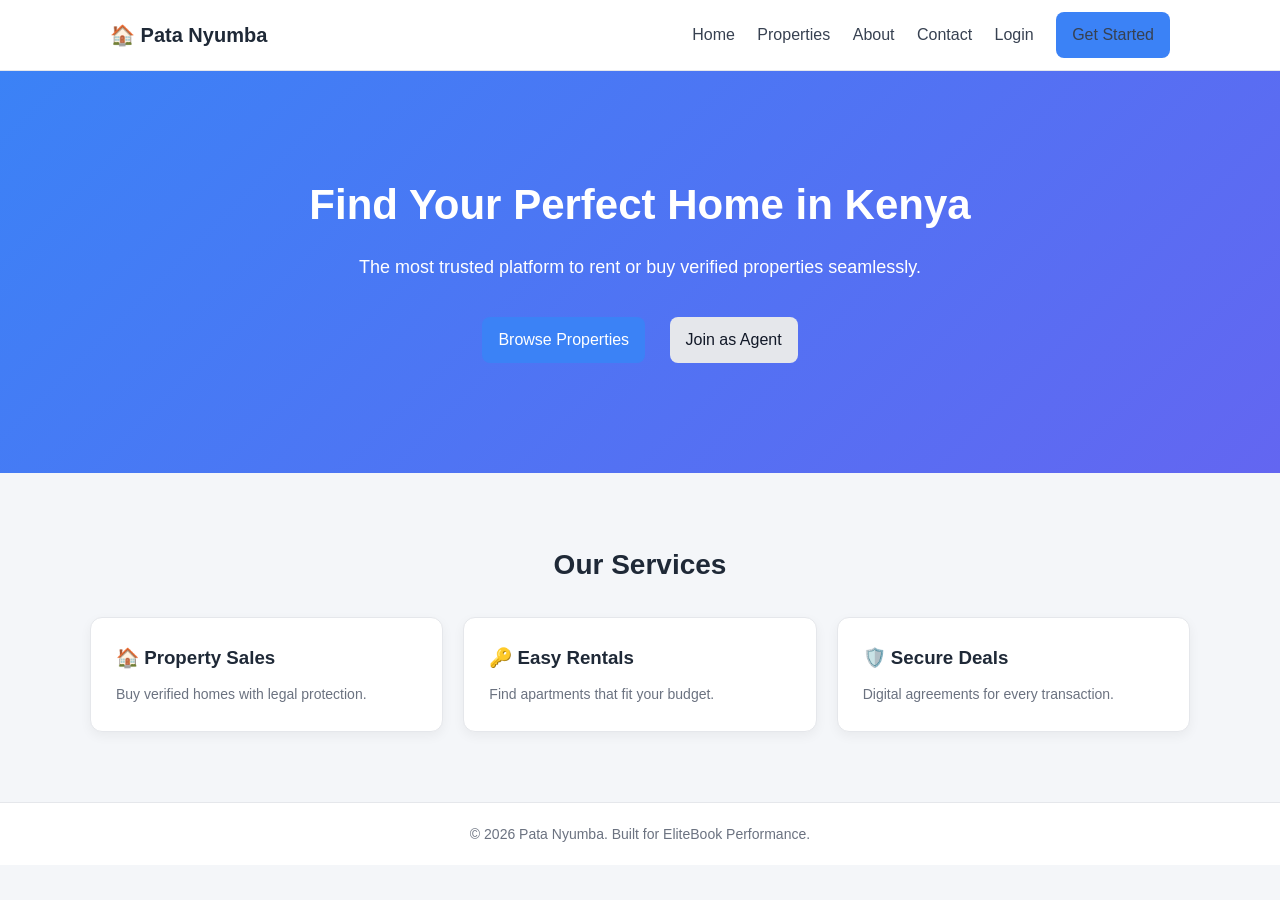
<file: frontend/index.html>
<!DOCTYPE html>
<html lang="en">

<head>
    <meta charset="UTF-8">
    <meta name="viewport" content="width=device-width, initial-scale=1.0">
    <title>Pata Nyumba | Modern Real Estate</title>
    <link rel="stylesheet" href="css/home.css">
</head>

<body class="landing-page">

    <header class="navbar">
        <div class="container nav-container">
            <div class="logo" onclick="showSection('home')" style="cursor:pointer">🏠 Pata Nyumba</div>
            <nav class="nav-links">
                <a href="#" onclick="showSection('home')">Home</a>
                <a href="#" onclick="showSection('properties')">Properties</a>
                <a href="#" onclick="showSection('about')">About</a>
                <a href="#" onclick="showSection('contact')">Contact</a>
                <a href="login.html">Login</a>
                <a href="register.html" class="btn btn-primary">Get Started</a>
            </nav>
        </div>
    </header>

    <main id="main-content">
        <section id="home-section">
            <section class="hero">
                <div class="container">
                    <h1>Find Your Perfect Home in Kenya</h1>
                    <p>The most trusted platform to rent or buy verified properties seamlessly.</p>
                    <div class="hero-actions">
                        <a href="#" onclick="showSection('properties')" class="btn btn-primary">Browse Properties</a>
                        <a href="register.html" class="btn btn-secondary">Join as Agent</a>
                    </div>
                </div>
            </section>

            <section class="section container">
                <h2>Our Services</h2>
                <div class="grid">
                    <div class="card">
                        <h3>🏠 Property Sales</h3>
                        <p>Buy verified homes with legal protection.</p>
                    </div>
                    <div class="card">
                        <h3>🔑 Easy Rentals</h3>
                        <p>Find apartments that fit your budget.</p>
                    </div>
                    <div class="card">
                        <h3>🛡️ Secure Deals</h3>
                        <p>Digital agreements for every transaction.</p>
                    </div>
                </div>
            </section>
        </section>

    </main>

    <footer class="footer">
        <div class="container">
            <p>&copy; 2026 Pata Nyumba. Built for EliteBook Performance.</p>
        </div>
    </footer>

    <script src="js/home.js"></script>
</body>

</html>
</file>
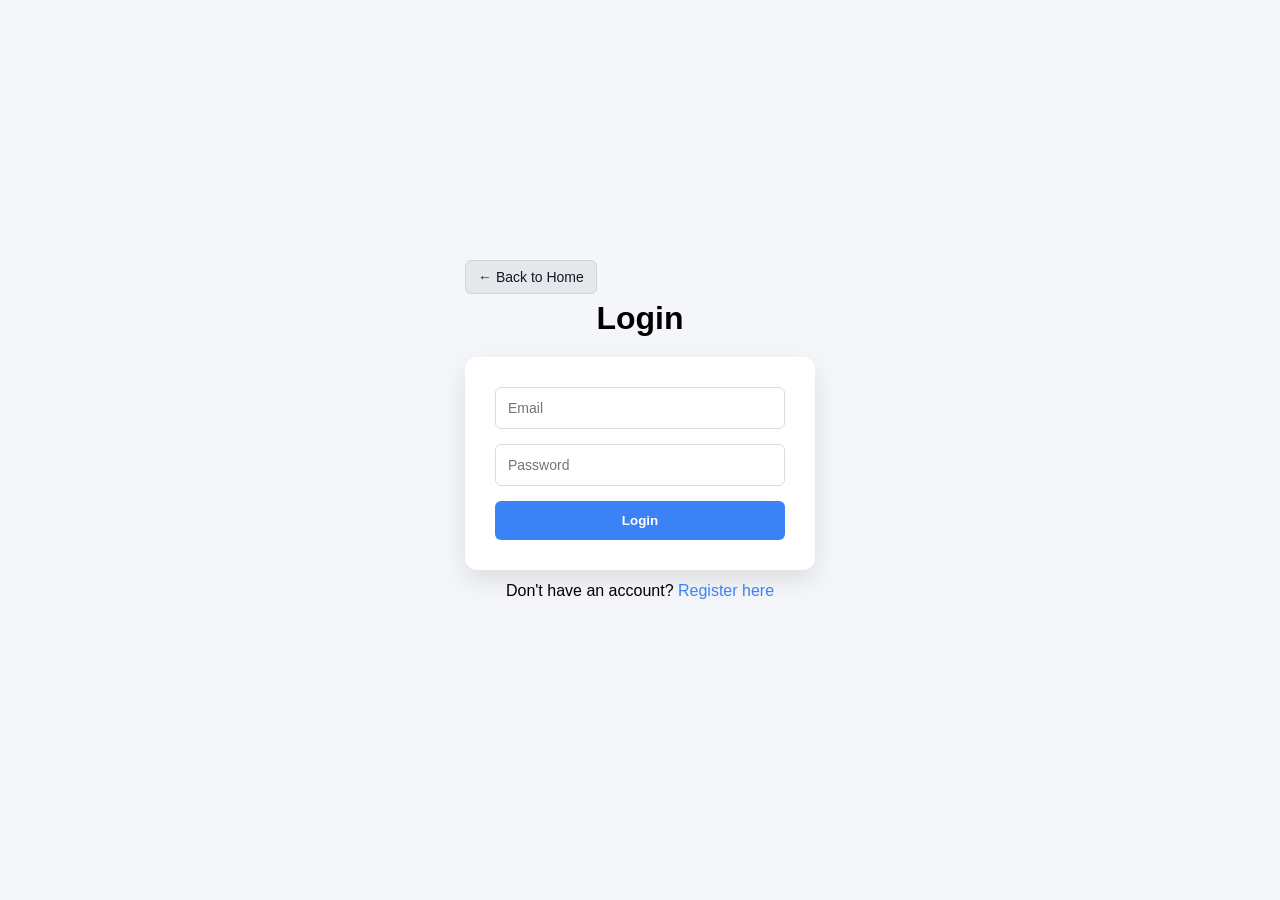
<file: frontend/dashboard.html>
<!DOCTYPE html>
<html lang="en">

<head>
    <meta charset="UTF-8">
    <title>Pata Nyumba Dashboard</title>
    <link rel="stylesheet" href="css/Styles.css">
</head>

<body>

    <header>
        <h1>Welcome, <span id="userName"></span></h1>
        <button id="logoutBtn">Logout</button>
    </header>

    <aside>
        <ul id="sidebarMenu"></ul>
    </aside>

    <main id="dashboardContent"></main>

    <script src="js/dashboard.js"></script>

</body>

</html>
</file>
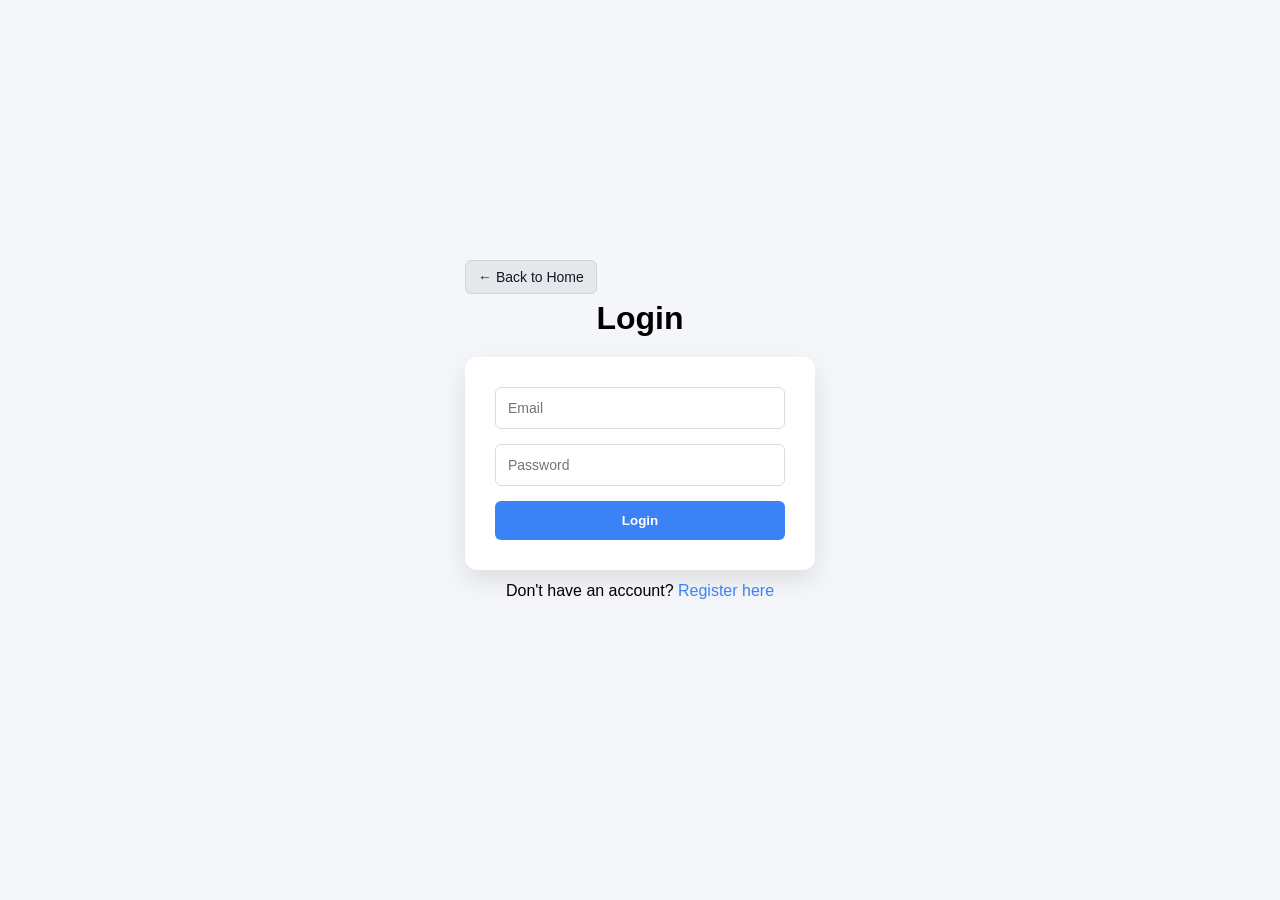
<file: frontend/login.html>
<!DOCTYPE html>
<html lang="en">

<head>
    <meta charset="UTF-8">
    <title>Pata Nyumba - Login</title>
    <link rel="stylesheet" href="css/Styles.css">
</head>

<body class="auth-page">

    <div class="auth-container">

        <a href="index.html" class="btn-home">← Back to Home</a>

        <h1>Login</h1>

        <form id="loginForm">
            <input type="email" id="email" placeholder="Email" required>
            <input type="password" id="password" placeholder="Password" required>
            <button type="submit">Login</button>
        </form>

        <p id="formMessage"></p>

        <p class="auth-link">
            Don't have an account?
            <a href="register.html">Register here</a>
        </p>

    </div>

    <script src="js/auth.js"></script>
</body>

</html>
</file>
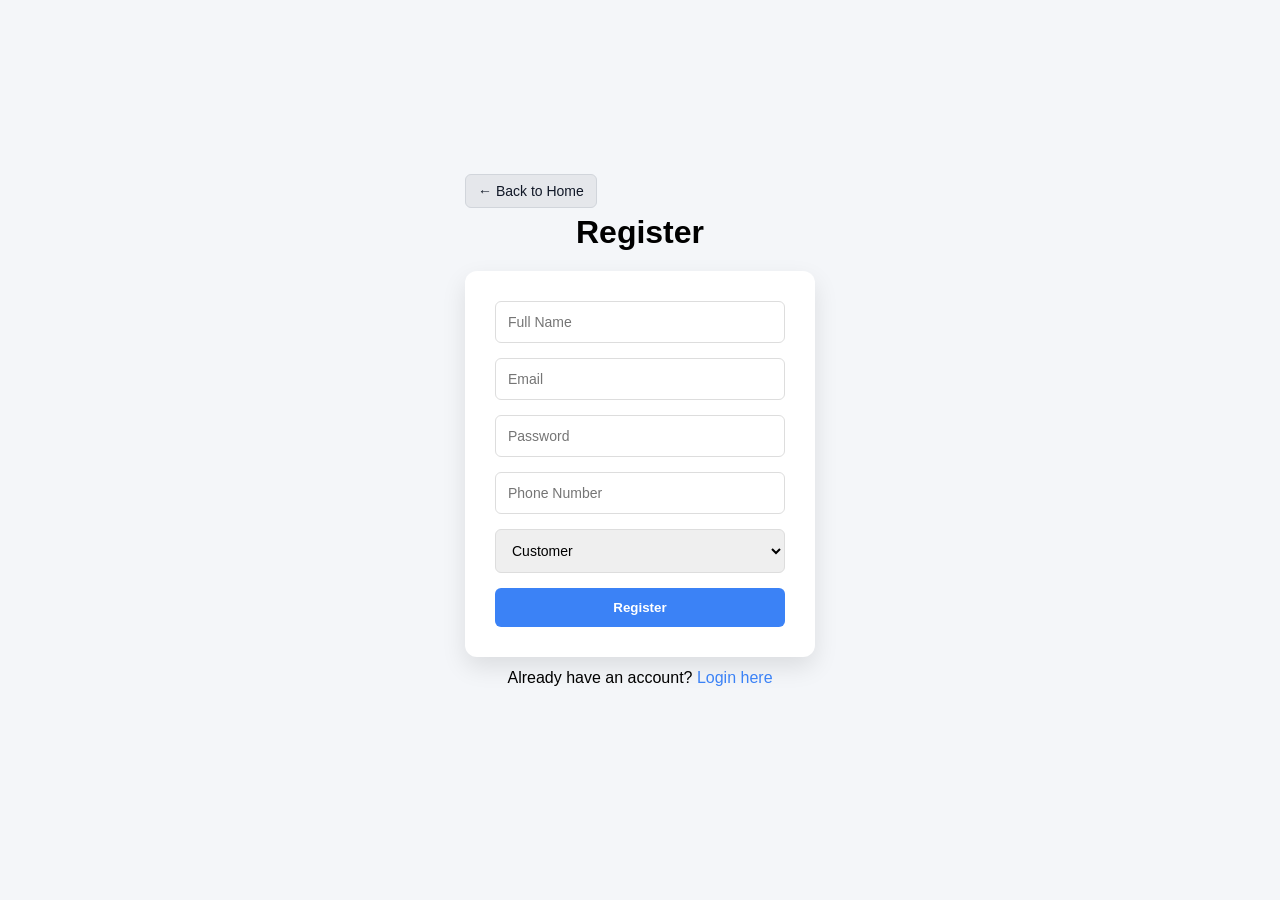
<file: frontend/register.html>
<!DOCTYPE html>
<html lang="en">

<head>
    <meta charset="UTF-8">
    <title>Pata Nyumba - Register</title>
    <link rel="stylesheet" href="css/Styles.css">
</head>

<body class="auth-page">
    <div class="auth-container">

        <a href="index.html" class="btn-home">← Back to Home</a>

        <h1>Register</h1>

        <form id="registerForm">
            <input type="text" id="full_name" placeholder="Full Name" required>
            <input type="email" id="email" placeholder="Email" required>
            <input type="password" id="password" placeholder="Password" required>
            <input type="text" id="phone" placeholder="Phone Number" required>

            <select id="role" required>
                <option value="customer" selected>Customer</option>
                <option value="agent">Agent</option>
            </select>

            <button type="submit">Register</button>
        </form>

        <p id="formMessage"></p>

        <p class="auth-link">
            Already have an account?
            <a href="login.html">Login here</a>
        </p>

    </div>

    <script src="js/auth.js"></script>
</body>

</html>
</file>
<file: frontend/css/home.css>
/* reset */
* {
    margin: 0;
    padding: 0;
    box-sizing: border-box;
}

/* root variables */
:root {
    --primary: #3b82f6;
    --primary-dark: #2563eb;
    --bg: #f4f6f9;
    --text: #1f2937;
    --muted: #6b7280;
    --border: #e5e7eb;
}

/* base */
body.landing-page {
    font-family: "Segoe UI", Arial, sans-serif;
    background: var(--bg);
    color: var(--text);
    line-height: 1.6;
}

/*container */
.container {
    max-width: 1100px;
    margin: auto;
    padding: 0 20px;
}

/* navbar */
.navbar {
    background: white;
    border-bottom: 1px solid var(--border);
    position: sticky;
    top: 0;
    z-index: 1000;
}

.nav-container {
    display: flex;
    justify-content: space-between;
    align-items: center;
    height: 70px;
}

.logo {
    font-size: 20px;
    font-weight: 700;
}

.nav-links a {
    margin-left: 18px;
    text-decoration: none;
    color: #374151;
    font-weight: 500;
}

.nav-links a:hover {
    color: var(--primary);
}

/* buttons */
.btn-primary {
    background: var(--primary);
    color: white;
    padding: 10px 16px;
    border-radius: 8px;
    text-decoration: none;
    display: inline-block;
    transition: 0.2s;
}

.btn-primary:hover {
    background: var(--primary-dark);
}

.btn-secondary {
    background: #e5e7eb;
    color: #111827;
    padding: 10px 16px;
    border-radius: 8px;
    text-decoration: none;
    display: inline-block;
    transition: 0.2s;
}

.btn-secondary:hover {
    background: #d1d5db;
}

/* hero section */
.hero {
    background: linear-gradient(135deg, var(--primary), #6366f1);
    color: white;
    text-align: center;
    padding: 100px 20px;
}

.hero h1 {
    font-size: 42px;
    margin-bottom: 15px;
}

.hero p {
    font-size: 18px;
    max-width: 700px;
    margin: 0 auto 25px;
}

.hero-actions a {
    margin: 10px;
}

/* sections */
.section {
    padding: 70px 0;
    text-align: center;
}

.section.alt {
    background: white;
}

.section h2 {
    font-size: 28px;
    margin-bottom: 30px;
}

/* grid */
.grid {
    display: grid;
    grid-template-columns: repeat(auto-fit, minmax(260px, 1fr));
    gap: 20px;
}

/* cards */
.card {
    background: white;
    padding: 25px;
    border-radius: 12px;
    border: 1px solid var(--border);
    box-shadow: 0 4px 12px rgba(0, 0, 0, 0.05);
    text-align: left;
    transition: transform 0.2s ease, box-shadow 0.2s ease;
}

.card:hover {
    transform: translateY(-5px);
    box-shadow: 0 10px 20px rgba(0, 0, 0, 0.08);
}

.card h3 {
    margin-bottom: 10px;
}

.card p {
    font-size: 14px;
    color: var(--muted);
}

/* CTA */
.cta {
    background: #111827;
    color: white;
    text-align: center;
    padding: 70px 20px;
}

.cta p {
    margin: 15px 0 25px;
    color: #d1d5db;
}

/* footer */
.footer {
    text-align: center;
    padding: 20px;
    background: white;
    border-top: 1px solid var(--border);
    font-size: 14px;
    color: var(--muted);
}

/* Responsiveness */
@media (max-width: 768px) {
    .nav-container {
        flex-direction: column;
        height: auto;
        padding: 10px 0;
    }

    .nav-links {
        margin-top: 10px;
    }

    .hero h1 {
        font-size: 30px;
    }
}


/* Search UI */
.search-bar {
    display: flex;
    gap: 15px;
    margin-bottom: 40px;
    justify-content: center;
}

.search-bar input {
    flex: 1;
    max-width: 400px;
    padding: 12px;
    border: 1px solid var(--border);
    border-radius: 8px;
}

.search-bar select {
    padding: 12px;
    border-radius: 8px;
    border: 1px solid var(--border);
}

.price {
    font-size: 1.2rem;
    font-weight: bold;
    color: var(--primary);
    margin: 10px 0;
}

.badge {
    background: #dbeafe;
    color: #1e40af;
    padding: 4px 12px;
    border-radius: 20px;
    font-size: 12px;
    font-weight: bold;
}

.property-card h3 {
    margin-top: 15px;
}


/* Search UI  */
.search-container {
    background: white;
    padding: 40px;
    border-radius: 16px;
    box-shadow: 0 4px 25px rgba(0, 0, 0, 0.06);
    margin-bottom: 40px;
}

.search-bar {
    display: flex;
    flex-wrap: wrap;
    gap: 12px;
    justify-content: center;
}

.search-bar input,
.search-bar select {
    padding: 14px 20px;
    border: 1px solid #e2e8f0;
    border-radius: 10px;
    font-size: 15px;
    outline: none;
    transition: all 0.3s ease;
}

.search-bar input:focus {
    border-color: #3b82f6;
    box-shadow: 0 0 0 3px rgba(59, 130, 246, 0.15);
}

#searchInput {
    flex: 2;
    min-width: 250px;
}

#locationInput {
    flex: 1.5;
    min-width: 180px;
}

#typeFilter {
    flex: 0.8;
    min-width: 130px;
}

/* About & Contact Cards */
.about-card {
    background: white;
    padding: 50px;
    border-radius: 20px;
    max-width: 800px;
    margin: 0 auto;
    box-shadow: 0 4px 20px rgba(0, 0, 0, 0.05);
    line-height: 1.8;
}

/* Status Badges */
.badge {
    padding: 4px 10px;
    border-radius: 5px;
    font-size: 11px;
    font-weight: 800;
}

.badge.rent {
    background: #dcfce7;
    color: #166534;
}

.badge.sale {
    background: #dbeafe;
    color: #1e40af;
}
</file>
<file: frontend/css/Styles.css>
/* RESET */
* {
    margin: 0;
    padding: 0;
    box-sizing: border-box;
    font-family: "Segoe UI", Roboto, Arial, sans-serif;
}

body {
    display: grid;
    grid-template-areas:
        "sidebar header"
        "sidebar main";
    grid-template-columns: 260px 1fr;
    grid-template-rows: 70px 1fr;
    height: 100vh;
    background: #f4f6f9;
}

/* HEADER */
header {
    grid-area: header;
    background: #ffffff;
    border-bottom: 1px solid #e5e7eb;
    display: flex;
    justify-content: space-between;
    align-items: center;
    padding: 0 25px;
    z-index: 10;
}

/* SIDEBAR */
aside {
    grid-area: sidebar;
    background: #1e293b;
    padding: 20px 15px;
    color: white;
}

#sidebarMenu {
    list-style: none;
    margin-top: 20px;
}

#sidebarMenu button {
    width: 100%;
    padding: 12px;
    border: none;
    background: transparent;
    color: #cbd5e1;
    border-radius: 8px;
    text-align: left;
    cursor: pointer;
    margin-bottom: 8px;
    transition: 0.3s;
}

#sidebarMenu button:hover {
    background: #334155;
    color: white;
}

#sidebarMenu button.active {
    background: #3b82f6;
    color: white;
    font-weight: 600;
}

/* MAIN CONTENT AREA */
main {
    grid-area: main;
    padding: 25px;
    overflow-y: auto;
}

/* GRID SYSTEM */
.card-grid {
    display: grid;
    grid-template-columns: repeat(auto-fill, minmax(280px, 1fr));
    gap: 25px;
}

/* PROPERTY CARDS  */
.card {
    background: white;
    border-radius: 12px;
    border: 1px solid #e5e7eb;
    box-shadow: 0 4px 12px rgba(0, 0, 0, 0.05);
    transition: 0.3s ease;
    overflow: hidden;
    display: flex;
    flex-direction: column;
}

.card:hover {
    transform: translateY(-5px);
    box-shadow: 0 10px 20px rgba(0, 0, 0, 0.1);
}

.card img {
    width: 100%;
    height: 180px;
    object-fit: cover;
    background: #e5e7eb;
}

.card-content {
    padding: 15px;
}

.card h3 {
    font-size: 1.1rem;
    color: #1e293b;
    margin-bottom: 8px;
}

.price {
    color: #3b82f6;
    font-size: 1.2rem;
    font-weight: bold;
    margin: 10px 0;
}

/* STATUS BADGES */
.status-badge {
    display: inline-block;
    padding: 4px 10px;
    border-radius: 20px;
    font-size: 0.75rem;
    font-weight: 600;
    text-transform: uppercase;
}

.status-pending {
    background: #fef3c7;
    color: #92400e;
}

.status-approved {
    background: #dcfce7;
    color: #166534;
}

.status-rejected {
    background: #fee2e2;
    color: #991b1b;
}

/* FORMS */
.styled-form {
    background: white;
    padding: 30px;
    border-radius: 12px;
    max-width: 600px;
    box-shadow: 0 4px 15px rgba(0, 0, 0, 0.05);
}

input,
textarea,
select {
    width: 100%;
    padding: 12px;
    margin-bottom: 15px;
    border-radius: 8px;
    border: 1px solid #d1d5db;
    font-size: 14px;
}

input:focus {
    border-color: #3b82f6;
    outline: none;
}

/* BUTTON TYPES */
button {
    cursor: pointer;
    font-weight: 500;
    transition: 0.2s;
    border: none;
}

.btn-primary,
button[onclick*="submitRequest"],
button[type="submit"] {
    background: #3b82f6;
    color: white;
    padding: 10px 15px;
    border-radius: 6px;
}

.btn-success,
button[onclick*="approve"] {
    background: #22c55e;
    color: white;
}

.btn-danger,
button[onclick*="reject"] {
    background: #ef4444;
    color: white;
}



/* AUTHENTICATION PAGES */

/* Center layout  for auth pages */
body.auth-page {
    font-family: "Segoe UI", Arial, sans-serif;
    background: #f4f6f9;
    height: 100vh;
    display: flex;
    justify-content: center;
    align-items: center;
}

/* Container wrapper */
body.auth-page .auth-container {
    position: relative;
    width: 350px;
}

/* Card  */
body.auth-page form {
    background: white;
    padding: 30px;
    border-radius: 12px;
    box-shadow: 0 10px 25px rgba(0, 0, 0, 0.1);
}

/* Title */
body.auth-page h1 {
    text-align: center;
    margin-bottom: 20px;
}

/* Inputs */
body.auth-page input,
body.auth-page select {
    width: 100%;
    padding: 12px;
    margin-bottom: 15px;
    border: 1px solid #ddd;
    border-radius: 6px;
    transition: 0.2s;
}

body.auth-page input:focus,
body.auth-page select:focus {
    border-color: #3b82f6;
    outline: none;
}

/* Button */
body.auth-page button {
    width: 100%;
    padding: 12px;
    background: #3b82f6;
    color: white;
    border: none;
    border-radius: 6px;
    font-weight: bold;
    cursor: pointer;
    transition: 0.2s;
}

body.auth-page button:hover {
    background: #2563eb;
}

/* back to home button */
body.auth-page .btn-home {
    display: inline-block;
    margin-bottom: 15px;
    padding: 8px 12px;
    border-radius: 6px;
    background: #e5e7eb;
    color: #111827;
    text-decoration: none;
    font-size: 14px;
    font-weight: 500;
    border: 1px solid #d1d5db;
    transition: 0.2s;
}

body.auth-page .btn-home:hover {
    background: #d1d5db;
}

/* Messages */
body.auth-page #formMessage {
    text-align: center;
    margin-top: 10px;
}

/* Bottom link */
body.auth-page .auth-link {
    text-align: center;
    margin-top: 12px;
}

/* Scoped links (avoid affecting buttons) */
body.auth-page .auth-link a {
    color: #3b82f6;
    text-decoration: none;
}

body.auth-page .auth-link a:hover {
    text-decoration: underline;
}

body.auth-page .btn-home {
    position: absolute;
    top: -40px;
    left: 0;
}


.badge {
    display: inline-block;
    background: #e5e7eb;
    padding: 2px 8px;
    border-radius: 4px;
    font-size: 11px;
    font-weight: bold;
    color: #4b5563;
    margin-bottom: 10px;
    text-transform: uppercase;
}
</file>
